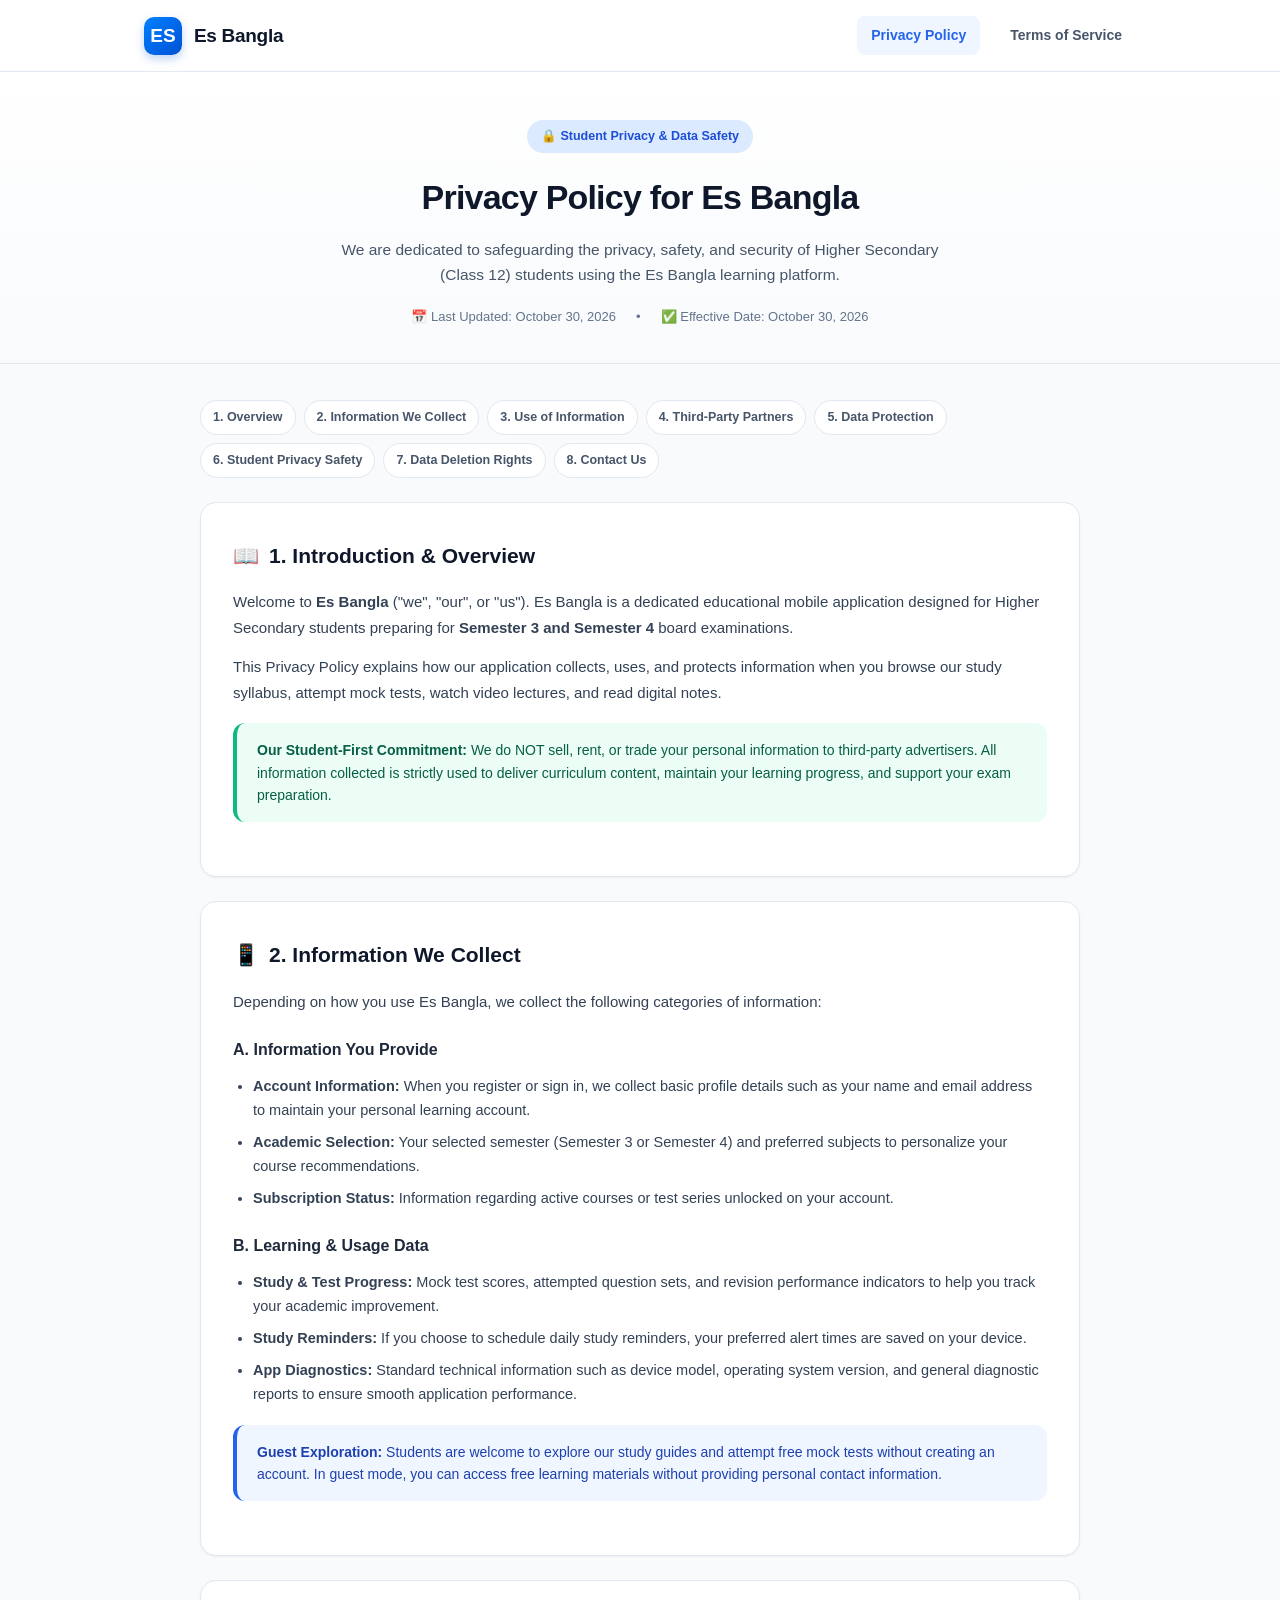
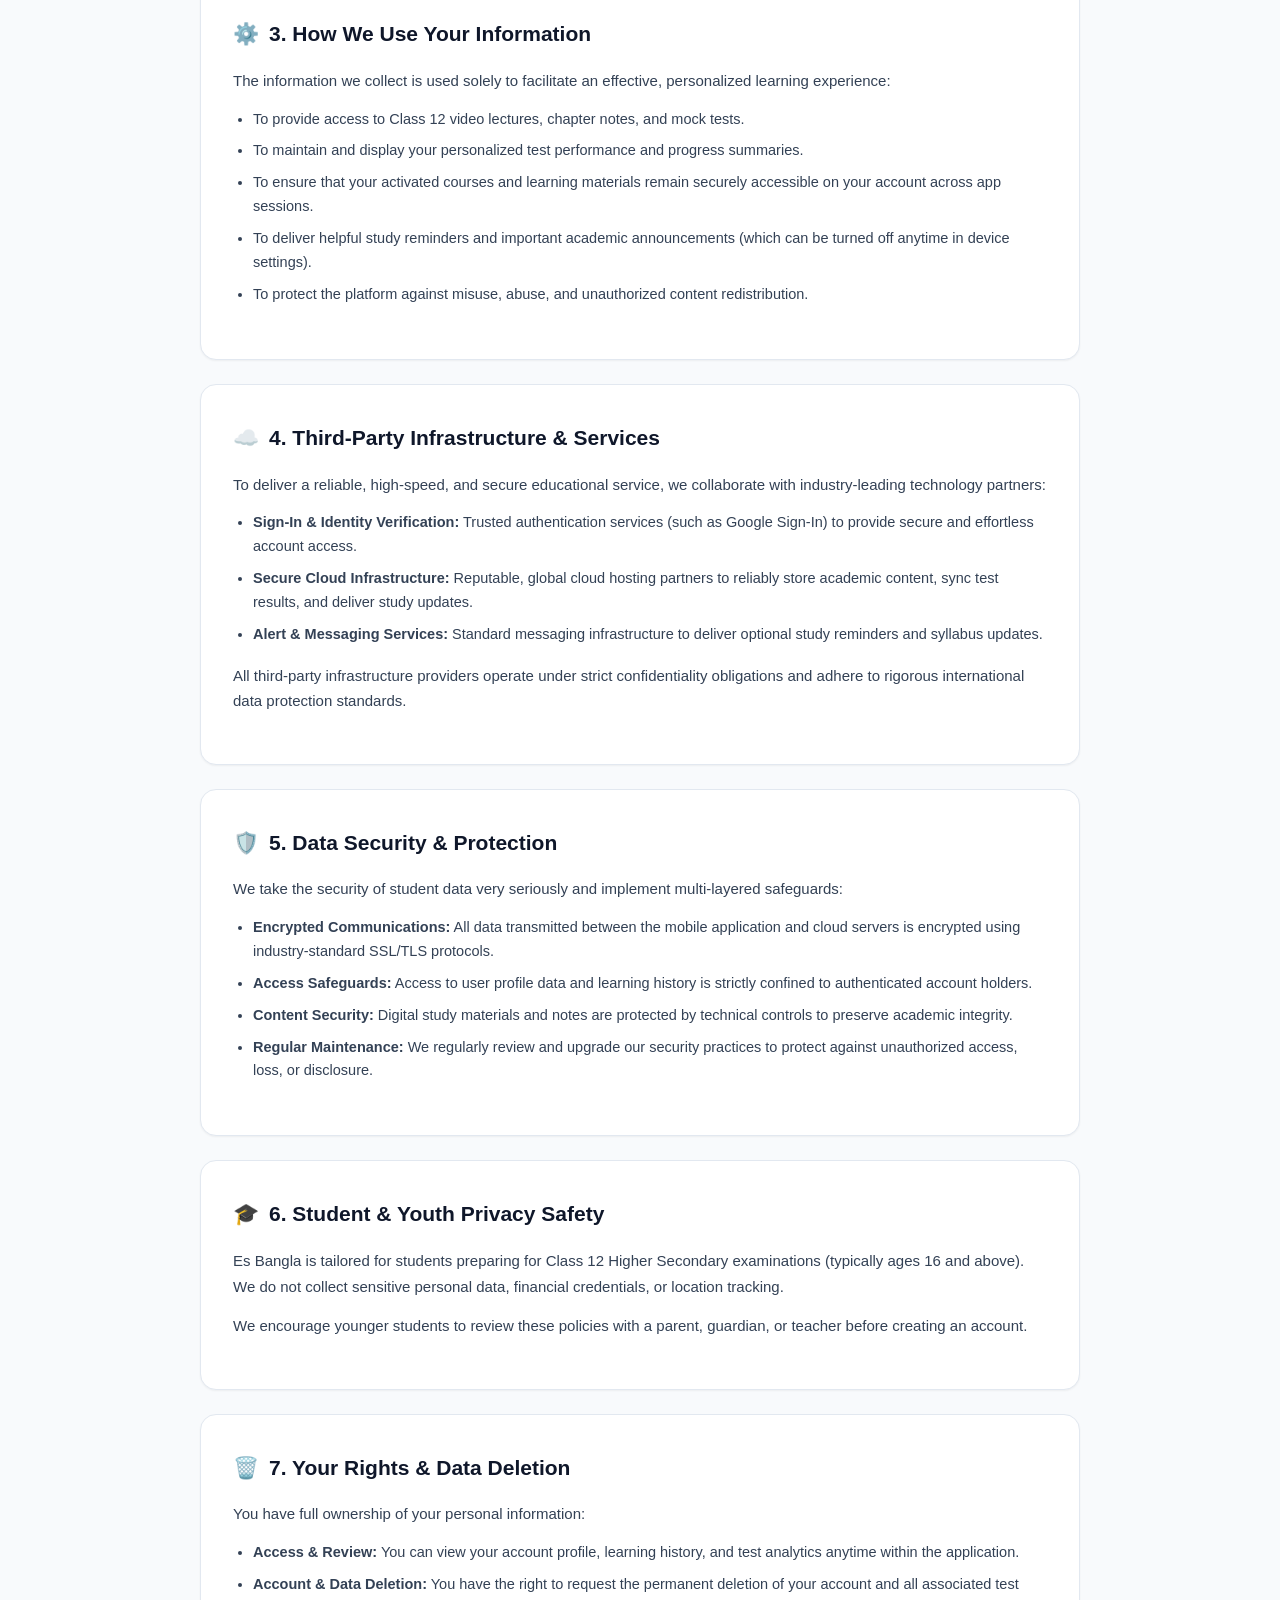
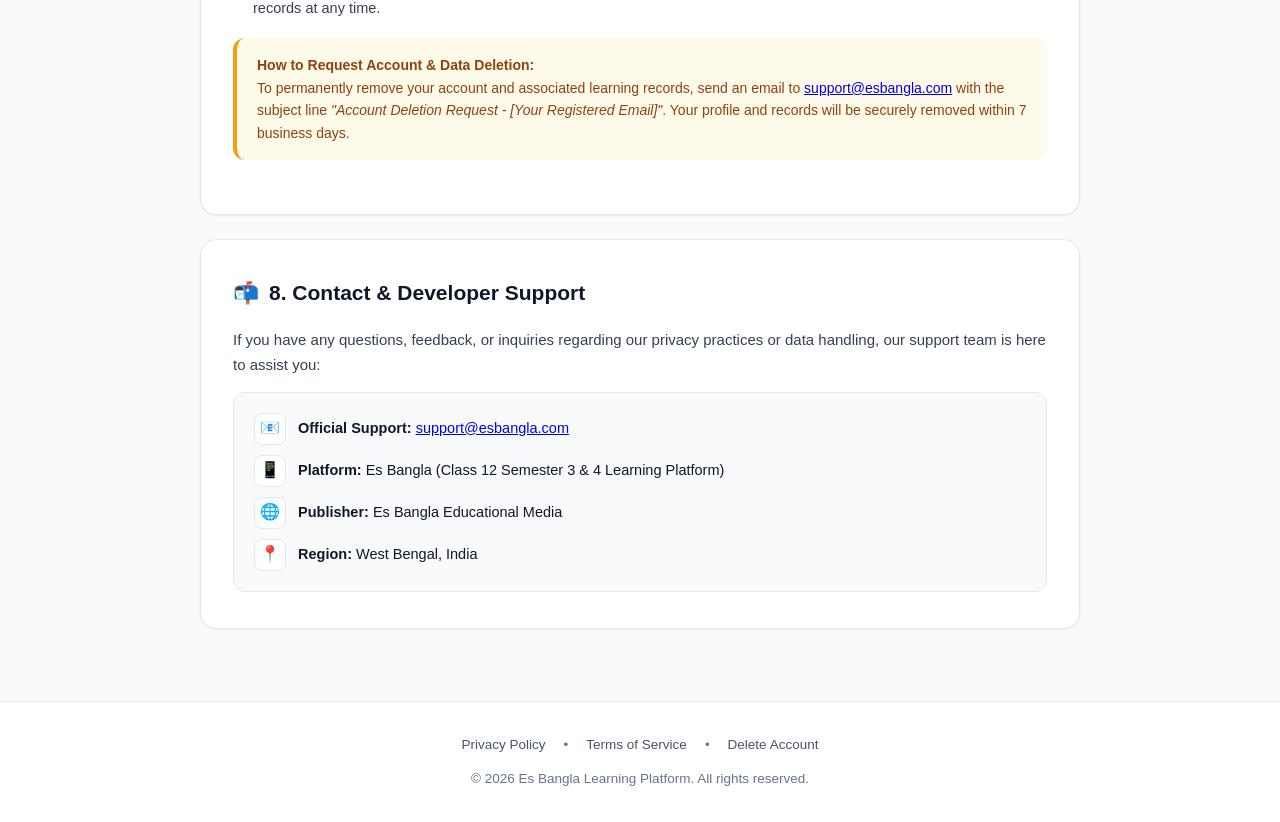
<file: index.html>
<!DOCTYPE html>
<html lang="en">
<head>
  <meta charset="UTF-8">
  <meta name="viewport" content="width=device-width, initial-scale=1.0">
  <title>Privacy Policy - Es Bangla App</title>
  <meta name="description" content="Official Privacy Policy for Es Bangla mobile application (Class 12 Higher Secondary Semester 3 & 4).">
  <link rel="stylesheet" href="style.css">
</head>
<body>

  <!-- Top Navigation Header -->
  <header class="site-header">
    <div class="header-container">
      <a href="index.html" class="brand">
        <div class="brand-icon">ES</div>
        <span class="brand-name">Es Bangla</span>
      </a>
      <nav class="nav-links">
        <a href="index.html" class="nav-link active">Privacy Policy</a>
        <a href="terms.html" class="nav-link">Terms of Service</a>
      </nav>
    </div>
  </header>

  <!-- Hero Section -->
  <section class="hero">
    <div class="hero-inner">
      <div class="badge">🔒 Student Privacy & Data Safety</div>
      <h1>Privacy Policy for Es Bangla</h1>
      <p>We are dedicated to safeguarding the privacy, safety, and security of Higher Secondary (Class 12) students using the Es Bangla learning platform.</p>
      <div class="hero-meta">
        <span>📅 Last Updated: October 30, 2026</span>
        <span>•</span>
        <span>✅ Effective Date: October 30, 2026</span>
      </div>
    </div>
  </section>

  <!-- Main Content Container -->
  <main class="page-container">

    <!-- Quick Navigation Bar -->
    <div class="quick-nav">
      <a href="#overview" class="quick-tag">1. Overview</a>
      <a href="#data-collection" class="quick-tag">2. Information We Collect</a>
      <a href="#how-we-use" class="quick-tag">3. Use of Information</a>
      <a href="#third-party" class="quick-tag">4. Third-Party Partners</a>
      <a href="#security" class="quick-tag">5. Data Protection</a>
      <a href="#children" class="quick-tag">6. Student Privacy Safety</a>
      <a href="#deletion" class="quick-tag">7. Data Deletion Rights</a>
      <a href="#contact" class="quick-tag">8. Contact Us</a>
    </div>

    <!-- 1. Overview -->
    <section id="overview" class="content-card">
      <h2><span>📖</span> 1. Introduction & Overview</h2>
      <p>Welcome to <strong>Es Bangla</strong> ("we", "our", or "us"). Es Bangla is a dedicated educational mobile application designed for Higher Secondary students preparing for <strong>Semester 3 and Semester 4</strong> board examinations.</p>
      <p>This Privacy Policy explains how our application collects, uses, and protects information when you browse our study syllabus, attempt mock tests, watch video lectures, and read digital notes.</p>
      <div class="callout callout-success">
        <strong>Our Student-First Commitment:</strong> We do NOT sell, rent, or trade your personal information to third-party advertisers. All information collected is strictly used to deliver curriculum content, maintain your learning progress, and support your exam preparation.
      </div>
    </section>

    <!-- 2. Information We Collect -->
    <section id="data-collection" class="content-card">
      <h2><span>📱</span> 2. Information We Collect</h2>
      <p>Depending on how you use Es Bangla, we collect the following categories of information:</p>

      <h3>A. Information You Provide</h3>
      <ul>
        <li><strong>Account Information:</strong> When you register or sign in, we collect basic profile details such as your name and email address to maintain your personal learning account.</li>
        <li><strong>Academic Selection:</strong> Your selected semester (Semester 3 or Semester 4) and preferred subjects to personalize your course recommendations.</li>
        <li><strong>Subscription Status:</strong> Information regarding active courses or test series unlocked on your account.</li>
      </ul>

      <h3>B. Learning & Usage Data</h3>
      <ul>
        <li><strong>Study & Test Progress:</strong> Mock test scores, attempted question sets, and revision performance indicators to help you track your academic improvement.</li>
        <li><strong>Study Reminders:</strong> If you choose to schedule daily study reminders, your preferred alert times are saved on your device.</li>
        <li><strong>App Diagnostics:</strong> Standard technical information such as device model, operating system version, and general diagnostic reports to ensure smooth application performance.</li>
      </ul>

      <div class="callout callout-info">
        <strong>Guest Exploration:</strong> Students are welcome to explore our study guides and attempt free mock tests without creating an account. In guest mode, you can access free learning materials without providing personal contact information.
      </div>
    </section>

    <!-- 3. How We Use Information -->
    <section id="how-we-use" class="content-card">
      <h2><span>⚙️</span> 3. How We Use Your Information</h2>
      <p>The information we collect is used solely to facilitate an effective, personalized learning experience:</p>
      <ul>
        <li>To provide access to Class 12 video lectures, chapter notes, and mock tests.</li>
        <li>To maintain and display your personalized test performance and progress summaries.</li>
        <li>To ensure that your activated courses and learning materials remain securely accessible on your account across app sessions.</li>
        <li>To deliver helpful study reminders and important academic announcements (which can be turned off anytime in device settings).</li>
        <li>To protect the platform against misuse, abuse, and unauthorized content redistribution.</li>
      </ul>
    </section>

    <!-- 4. Third-Party Partners -->
    <section id="third-party" class="content-card">
      <h2><span>☁️</span> 4. Third-Party Infrastructure & Services</h2>
      <p>To deliver a reliable, high-speed, and secure educational service, we collaborate with industry-leading technology partners:</p>
      <ul>
        <li><strong>Sign-In & Identity Verification:</strong> Trusted authentication services (such as Google Sign-In) to provide secure and effortless account access.</li>
        <li><strong>Secure Cloud Infrastructure:</strong> Reputable, global cloud hosting partners to reliably store academic content, sync test results, and deliver study updates.</li>
        <li><strong>Alert & Messaging Services:</strong> Standard messaging infrastructure to deliver optional study reminders and syllabus updates.</li>
      </ul>
      <p>All third-party infrastructure providers operate under strict confidentiality obligations and adhere to rigorous international data protection standards.</p>
    </section>

    <!-- 5. Data Protection -->
    <section id="security" class="content-card">
      <h2><span>🛡️</span> 5. Data Security & Protection</h2>
      <p>We take the security of student data very seriously and implement multi-layered safeguards:</p>
      <ul>
        <li><strong>Encrypted Communications:</strong> All data transmitted between the mobile application and cloud servers is encrypted using industry-standard SSL/TLS protocols.</li>
        <li><strong>Access Safeguards:</strong> Access to user profile data and learning history is strictly confined to authenticated account holders.</li>
        <li><strong>Content Security:</strong> Digital study materials and notes are protected by technical controls to preserve academic integrity.</li>
        <li><strong>Regular Maintenance:</strong> We regularly review and upgrade our security practices to protect against unauthorized access, loss, or disclosure.</li>
      </ul>
    </section>

    <!-- 6. Student Privacy Safety -->
    <section id="children" class="content-card">
      <h2><span>🎓</span> 6. Student & Youth Privacy Safety</h2>
      <p>Es Bangla is tailored for students preparing for Class 12 Higher Secondary examinations (typically ages 16 and above). We do not collect sensitive personal data, financial credentials, or location tracking.</p>
      <p>We encourage younger students to review these policies with a parent, guardian, or teacher before creating an account.</p>
    </section>

    <!-- 7. Data Deletion Rights -->
    <section id="deletion" class="content-card">
      <h2><span>🗑️</span> 7. Your Rights & Data Deletion</h2>
      <p>You have full ownership of your personal information:</p>
      <ul>
        <li><strong>Access & Review:</strong> You can view your account profile, learning history, and test analytics anytime within the application.</li>
        <li><strong>Account & Data Deletion:</strong> You have the right to request the permanent deletion of your account and all associated test records at any time.</li>
      </ul>

      <div class="callout callout-warning">
        <strong>How to Request Account & Data Deletion:</strong><br>
        To permanently remove your account and associated learning records, send an email to <a href="mailto:support@esbangla.com">support@esbangla.com</a> with the subject line <em>"Account Deletion Request - [Your Registered Email]"</em>. Your profile and records will be securely removed within 7 business days.
      </div>
    </section>

    <!-- 8. Contact Information -->
    <section id="contact" class="content-card">
      <h2><span>📬</span> 8. Contact & Developer Support</h2>
      <p>If you have any questions, feedback, or inquiries regarding our privacy practices or data handling, our support team is here to assist you:</p>
      
      <div class="contact-box">
        <div class="contact-item">
          <div class="contact-icon">📧</div>
          <div><strong>Official Support:</strong> <a href="mailto:support@esbangla.com">support@esbangla.com</a></div>
        </div>
        <div class="contact-item">
          <div class="contact-icon">📱</div>
          <div><strong>Platform:</strong> Es Bangla (Class 12 Semester 3 & 4 Learning Platform)</div>
        </div>
        <div class="contact-item">
          <div class="contact-icon">🌐</div>
          <div><strong>Publisher:</strong> Es Bangla Educational Media</div>
        </div>
        <div class="contact-item">
          <div class="contact-icon">📍</div>
          <div><strong>Region:</strong> West Bengal, India</div>
        </div>
      </div>
    </section>

  </main>

  <!-- Site Footer -->
  <footer class="site-footer">
    <div class="footer-links">
      <a href="index.html" class="footer-link">Privacy Policy</a>
      <span>•</span>
      <a href="terms.html" class="footer-link">Terms of Service</a>
      <span>•</span>
      <a href="#deletion" class="footer-link">Delete Account</a>
    </div>
    <p>© 2026 Es Bangla Learning Platform. All rights reserved.</p>
  </footer>

</body>
</html>
</file>
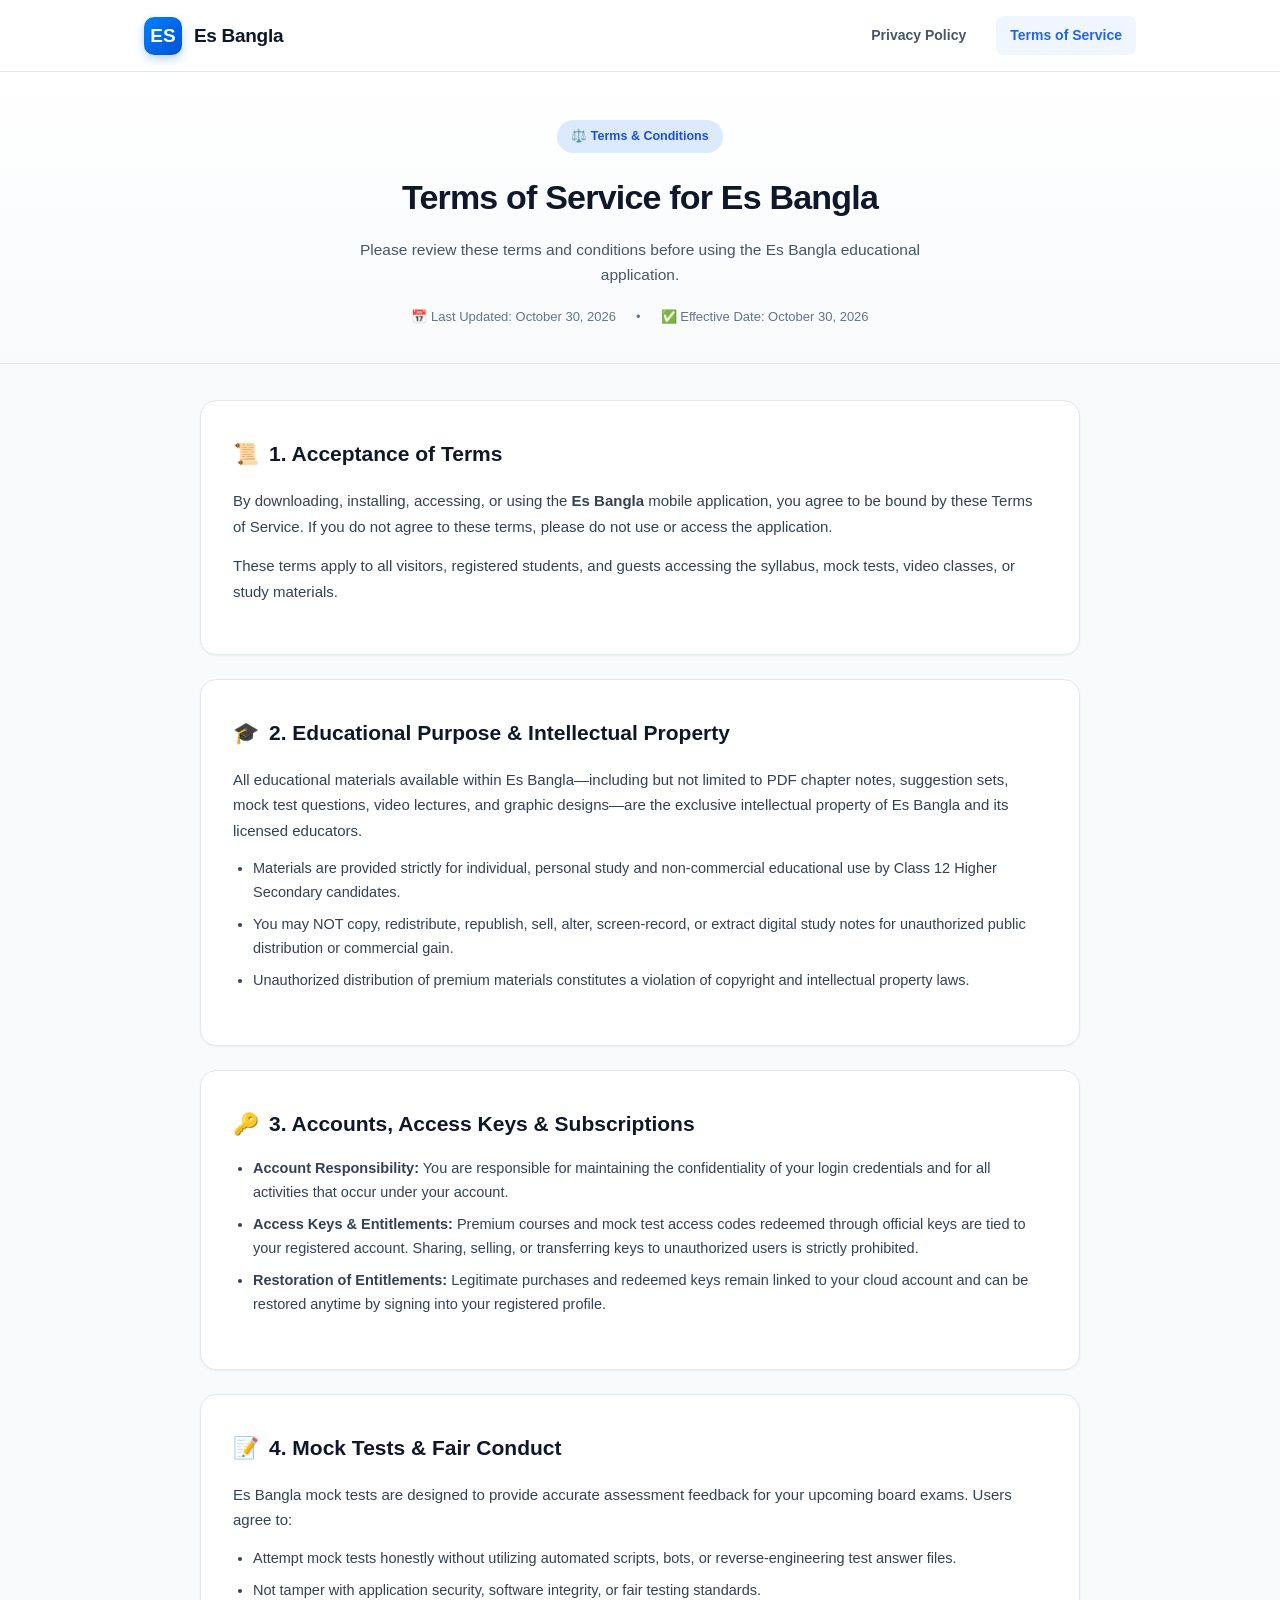
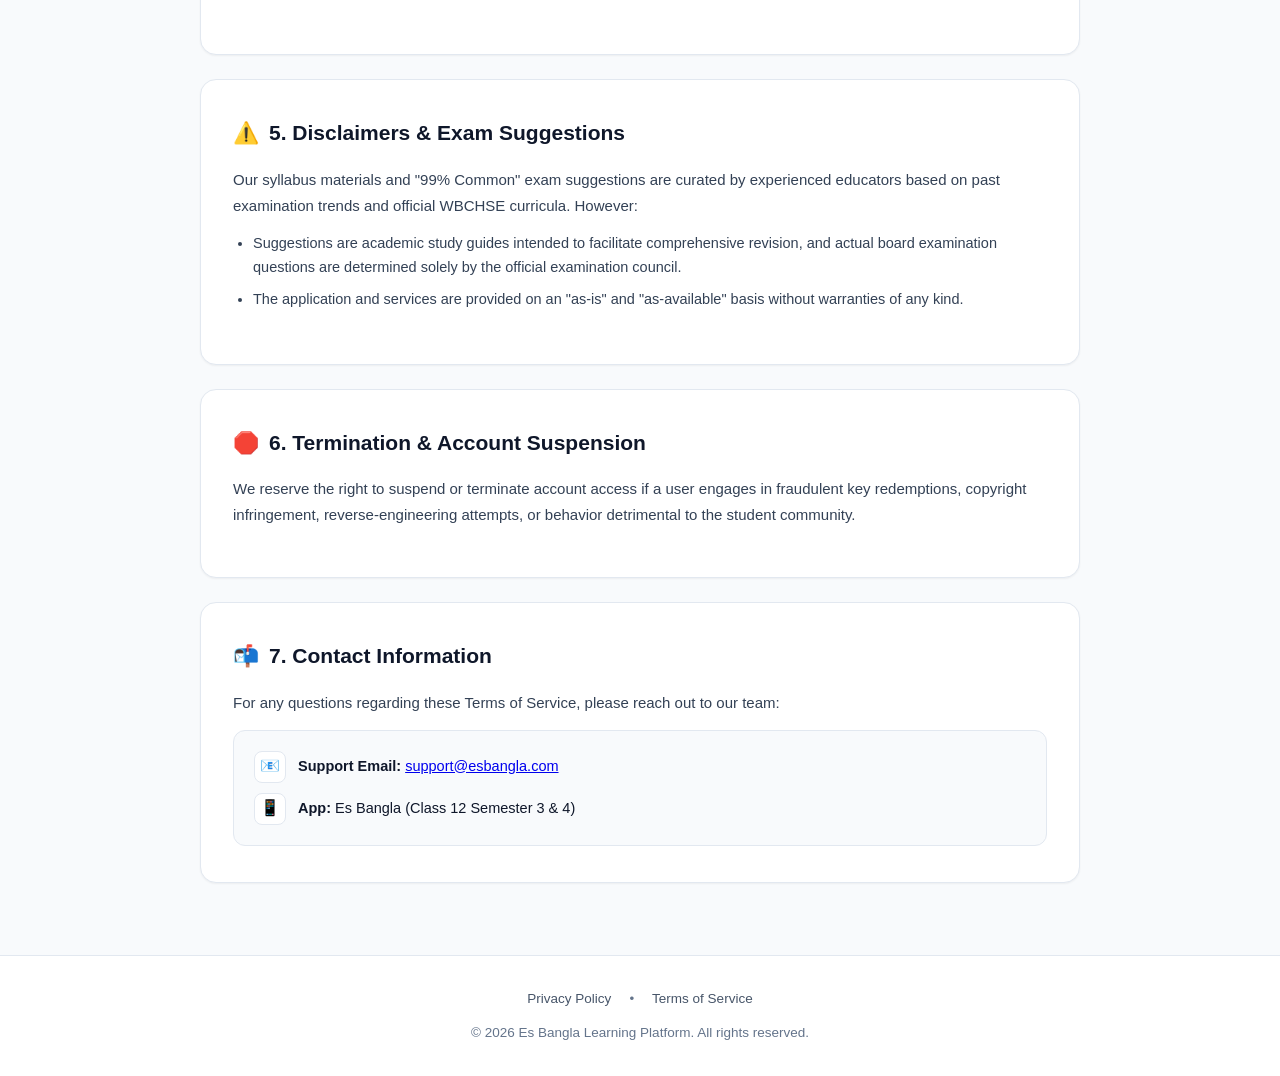
<file: terms.html>
<!DOCTYPE html>
<html lang="en">
<head>
  <meta charset="UTF-8">
  <meta name="viewport" content="width=device-width, initial-scale=1.0">
  <title>Terms of Service - Es Bangla App</title>
  <meta name="description" content="Terms of Service & Usage Conditions for Es Bangla mobile application.">
  <link rel="stylesheet" href="style.css">
</head>
<body>

  <!-- Top Navigation Header -->
  <header class="site-header">
    <div class="header-container">
      <a href="index.html" class="brand">
        <div class="brand-icon">ES</div>
        <span class="brand-name">Es Bangla</span>
      </a>
      <nav class="nav-links">
        <a href="index.html" class="nav-link">Privacy Policy</a>
        <a href="terms.html" class="nav-link active">Terms of Service</a>
      </nav>
    </div>
  </header>

  <!-- Hero Section -->
  <section class="hero">
    <div class="hero-inner">
      <div class="badge">⚖️ Terms & Conditions</div>
      <h1>Terms of Service for Es Bangla</h1>
      <p>Please review these terms and conditions before using the Es Bangla educational application.</p>
      <div class="hero-meta">
        <span>📅 Last Updated: October 30, 2026</span>
        <span>•</span>
        <span>✅ Effective Date: October 30, 2026</span>
      </div>
    </div>
  </section>

  <!-- Main Content Container -->
  <main class="page-container">

    <!-- 1. Acceptance of Terms -->
    <section class="content-card">
      <h2><span>📜</span> 1. Acceptance of Terms</h2>
      <p>By downloading, installing, accessing, or using the <strong>Es Bangla</strong> mobile application, you agree to be bound by these Terms of Service. If you do not agree to these terms, please do not use or access the application.</p>
      <p>These terms apply to all visitors, registered students, and guests accessing the syllabus, mock tests, video classes, or study materials.</p>
    </section>

    <!-- 2. Educational Purpose & Content Integrity -->
    <section class="content-card">
      <h2><span>🎓</span> 2. Educational Purpose & Intellectual Property</h2>
      <p>All educational materials available within Es Bangla—including but not limited to PDF chapter notes, suggestion sets, mock test questions, video lectures, and graphic designs—are the exclusive intellectual property of Es Bangla and its licensed educators.</p>
      <ul>
        <li>Materials are provided strictly for individual, personal study and non-commercial educational use by Class 12 Higher Secondary candidates.</li>
        <li>You may NOT copy, redistribute, republish, sell, alter, screen-record, or extract digital study notes for unauthorized public distribution or commercial gain.</li>
        <li>Unauthorized distribution of premium materials constitutes a violation of copyright and intellectual property laws.</li>
      </ul>
    </section>

    <!-- 3. User Accounts & Subscriptions -->
    <section class="content-card">
      <h2><span>🔑</span> 3. Accounts, Access Keys & Subscriptions</h2>
      <ul>
        <li><strong>Account Responsibility:</strong> You are responsible for maintaining the confidentiality of your login credentials and for all activities that occur under your account.</li>
        <li><strong>Access Keys & Entitlements:</strong> Premium courses and mock test access codes redeemed through official keys are tied to your registered account. Sharing, selling, or transferring keys to unauthorized users is strictly prohibited.</li>
        <li><strong>Restoration of Entitlements:</strong> Legitimate purchases and redeemed keys remain linked to your cloud account and can be restored anytime by signing into your registered profile.</li>
      </ul>
    </section>

    <!-- 4. Mock Tests & Fair Usage -->
    <section class="content-card">
      <h2><span>📝</span> 4. Mock Tests & Fair Conduct</h2>
      <p>Es Bangla mock tests are designed to provide accurate assessment feedback for your upcoming board exams. Users agree to:</p>
      <ul>
        <li>Attempt mock tests honestly without utilizing automated scripts, bots, or reverse-engineering test answer files.</li>
        <li>Not tamper with application security, software integrity, or fair testing standards.</li>
      </ul>
    </section>

    <!-- 5. Disclaimers & Limitation of Liability -->
    <section class="content-card">
      <h2><span>⚠️</span> 5. Disclaimers & Exam Suggestions</h2>
      <p>Our syllabus materials and "99% Common" exam suggestions are curated by experienced educators based on past examination trends and official WBCHSE curricula. However:</p>
      <ul>
        <li>Suggestions are academic study guides intended to facilitate comprehensive revision, and actual board examination questions are determined solely by the official examination council.</li>
        <li>The application and services are provided on an "as-is" and "as-available" basis without warranties of any kind.</li>
      </ul>
    </section>

    <!-- 6. Termination of Access -->
    <section class="content-card">
      <h2><span>🛑</span> 6. Termination & Account Suspension</h2>
      <p>We reserve the right to suspend or terminate account access if a user engages in fraudulent key redemptions, copyright infringement, reverse-engineering attempts, or behavior detrimental to the student community.</p>
    </section>

    <!-- 7. Contact Support -->
    <section class="content-card">
      <h2><span>📬</span> 7. Contact Information</h2>
      <p>For any questions regarding these Terms of Service, please reach out to our team:</p>
      <div class="contact-box">
        <div class="contact-item">
          <div class="contact-icon">📧</div>
          <div><strong>Support Email:</strong> <a href="mailto:support@esbangla.com">support@esbangla.com</a></div>
        </div>
        <div class="contact-item">
          <div class="contact-icon">📱</div>
          <div><strong>App:</strong> Es Bangla (Class 12 Semester 3 & 4)</div>
        </div>
      </div>
    </section>

  </main>

  <!-- Site Footer -->
  <footer class="site-footer">
    <div class="footer-links">
      <a href="index.html" class="footer-link">Privacy Policy</a>
      <span>•</span>
      <a href="terms.html" class="footer-link">Terms of Service</a>
    </div>
    <p>© 2026 Es Bangla Learning Platform. All rights reserved.</p>
  </footer>

</body>
</html>
</file>
<file: style.css>
:root {
  --primary: #2563eb;
  --primary-dark: #1d4ed8;
  --primary-light: #eff6ff;
  --accent: #10b981;
  --text-main: #0f172a;
  --text-muted: #475569;
  --text-light: #64748b;
  --bg-page: #f8fafc;
  --bg-card: #ffffff;
  --border: #e2e8f0;
  --shadow-sm: 0 1px 2px 0 rgb(0 0 0 / 0.05);
  --shadow-md: 0 4px 6px -1px rgb(0 0 0 / 0.1), 0 2px 4px -2px rgb(0 0 0 / 0.1);
  --shadow-lg: 0 10px 15px -3px rgb(0 0 0 / 0.08), 0 4px 6px -4px rgb(0 0 0 / 0.05);
  --radius: 16px;
}

* {
  box-sizing: border-box;
  margin: 0;
  padding: 0;
}

body {
  font-family: -apple-system, BlinkMacSystemFont, "Segoe UI", Roboto, "Helvetica Neue", Arial, sans-serif;
  color: var(--text-main);
  background-color: var(--bg-page);
  line-height: 1.65;
  -webkit-font-smoothing: antialiased;
}

/* Header */
.site-header {
  position: sticky;
  top: 0;
  z-index: 50;
  background: rgba(255, 255, 255, 0.94);
  backdrop-filter: blur(12px);
  border-bottom: 1px solid var(--border);
}

.header-container {
  max-width: 1040px;
  margin: 0 auto;
  padding: 16px 24px;
  display: flex;
  align-items: center;
  justify-content: space-between;
}

.brand {
  display: flex;
  align-items: center;
  gap: 12px;
  text-decoration: none;
}

.brand-icon {
  width: 38px;
  height: 38px;
  background: linear-gradient(135deg, #0080ff, #0052d4);
  border-radius: 10px;
  display: flex;
  align-items: center;
  justify-content: center;
  color: white;
  font-weight: 800;
  font-size: 19px;
  box-shadow: 0 4px 10px rgba(0, 82, 212, 0.25);
}

.brand-name {
  font-size: 19px;
  font-weight: 800;
  color: #0f172a;
  letter-spacing: -0.3px;
}

.nav-links {
  display: flex;
  gap: 16px;
  align-items: center;
}

.nav-link {
  font-size: 14px;
  font-weight: 600;
  color: var(--text-muted);
  text-decoration: none;
  padding: 8px 14px;
  border-radius: 8px;
  transition: all 0.2s ease;
}

.nav-link:hover, .nav-link.active {
  color: var(--primary);
  background: var(--primary-light);
}

/* Hero Section */
.hero {
  background: linear-gradient(180deg, #ffffff 0%, var(--bg-page) 100%);
  padding: 48px 24px 36px;
  border-bottom: 1px solid var(--border);
}

.hero-inner {
  max-width: 860px;
  margin: 0 auto;
  text-align: center;
}

.badge {
  display: inline-flex;
  align-items: center;
  gap: 6px;
  padding: 6px 14px;
  background: #dbeafe;
  color: #1d4ed8;
  font-size: 12.5px;
  font-weight: 700;
  border-radius: 20px;
  margin-bottom: 16px;
}

.hero h1 {
  font-size: 34px;
  font-weight: 900;
  letter-spacing: -0.8px;
  color: #0f172a;
  margin-bottom: 12px;
}

.hero p {
  font-size: 15.5px;
  color: var(--text-muted);
  max-width: 620px;
  margin: 0 auto;
}

.hero-meta {
  margin-top: 18px;
  display: flex;
  justify-content: center;
  gap: 20px;
  font-size: 13px;
  color: var(--text-light);
}

/* Main Content Layout */
.page-container {
  max-width: 920px;
  margin: 36px auto 72px;
  padding: 0 20px;
}

.content-card {
  background: var(--bg-card);
  border-radius: var(--radius);
  border: 1px solid var(--border);
  box-shadow: var(--shadow-sm);
  padding: 36px 32px;
  margin-bottom: 24px;
}

.content-card h2 {
  font-size: 21px;
  font-weight: 800;
  color: #0f172a;
  margin-bottom: 16px;
  display: flex;
  align-items: center;
  gap: 10px;
}

.content-card h3 {
  font-size: 16px;
  font-weight: 700;
  color: #1e293b;
  margin: 22px 0 10px;
}

.content-card p {
  font-size: 15px;
  color: #334155;
  margin-bottom: 14px;
  line-height: 1.7;
}

.content-card ul {
  margin: 12px 0 16px 20px;
  color: #334155;
}

.content-card li {
  margin-bottom: 8px;
  font-size: 14.5px;
}

/* Callout Box */
.callout {
  padding: 16px 20px;
  border-radius: 12px;
  margin: 18px 0;
  font-size: 14px;
  line-height: 1.6;
}

.callout-info {
  background: #eff6ff;
  border-left: 4px solid var(--primary);
  color: #1e40af;
}

.callout-success {
  background: #ecfdf5;
  border-left: 4px solid var(--accent);
  color: #065f46;
}

.callout-warning {
  background: #fffbeb;
  border-left: 4px solid #f59e0b;
  color: #92400e;
}

/* Quick Nav Bar */
.quick-nav {
  display: flex;
  flex-wrap: wrap;
  gap: 8px;
  margin-bottom: 24px;
}

.quick-tag {
  display: inline-block;
  font-size: 12.5px;
  font-weight: 600;
  color: var(--text-muted);
  background: #ffffff;
  border: 1px solid var(--border);
  padding: 6px 12px;
  border-radius: 20px;
  text-decoration: none;
  transition: all 0.15s ease;
}

.quick-tag:hover {
  border-color: var(--primary);
  color: var(--primary);
  background: var(--primary-light);
}

/* Contact Details Box */
.contact-box {
  background: #f8fafc;
  border: 1px solid var(--border);
  border-radius: 12px;
  padding: 20px;
  margin-top: 14px;
}

.contact-item {
  display: flex;
  align-items: center;
  gap: 12px;
  margin-bottom: 10px;
  font-size: 14.5px;
}

.contact-item:last-child {
  margin-bottom: 0;
}

.contact-icon {
  width: 32px;
  height: 32px;
  background: #ffffff;
  border: 1px solid var(--border);
  border-radius: 8px;
  display: flex;
  align-items: center;
  justify-content: center;
  font-size: 16px;
}

/* Footer */
.site-footer {
  background: #ffffff;
  border-top: 1px solid var(--border);
  padding: 32px 24px;
  text-align: center;
  color: var(--text-light);
  font-size: 13.5px;
}

.footer-links {
  margin-bottom: 12px;
  display: flex;
  justify-content: center;
  gap: 18px;
}

.footer-link {
  color: var(--text-muted);
  text-decoration: none;
  font-weight: 500;
}

.footer-link:hover {
  color: var(--primary);
}

@media (max-width: 640px) {
  .hero h1 {
    font-size: 26px;
  }
  .content-card {
    padding: 24px 18px;
  }
  .header-container {
    padding: 12px 16px;
  }
  .nav-links {
    gap: 8px;
  }
}
</file>
